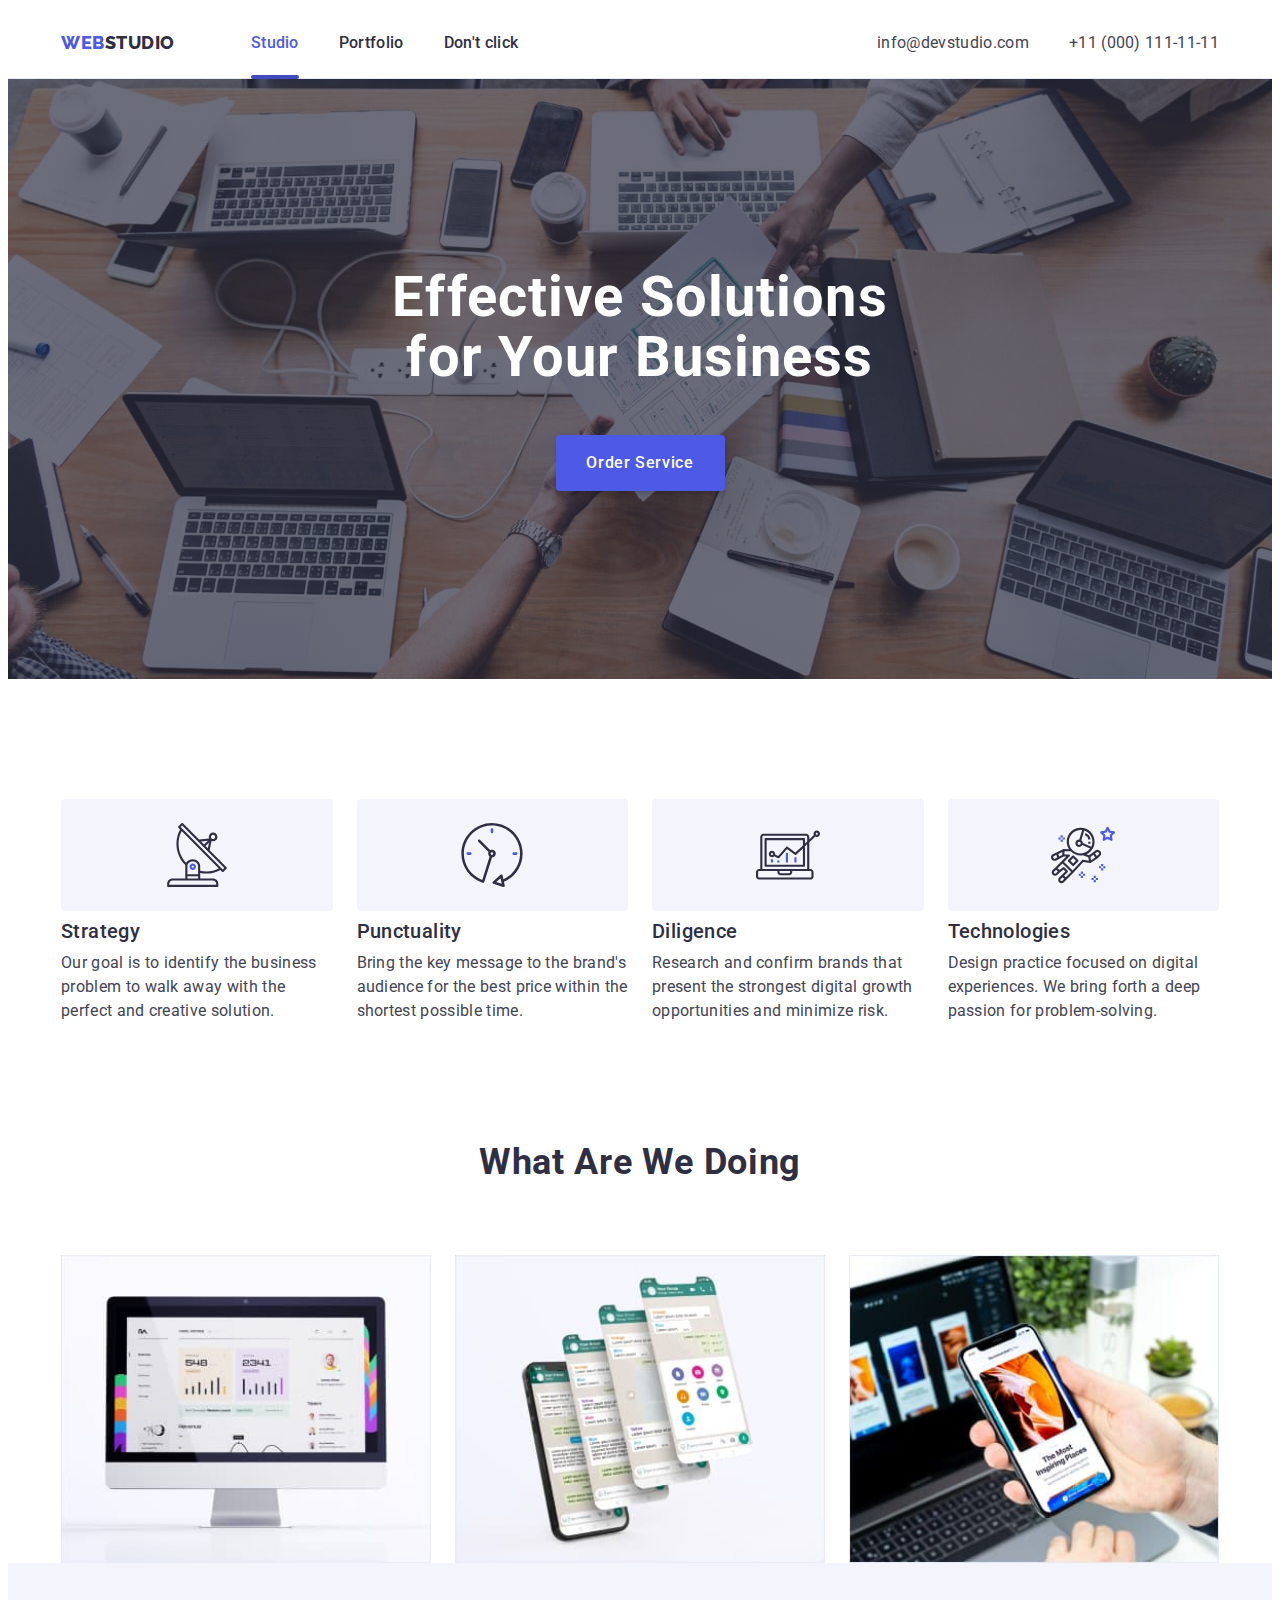
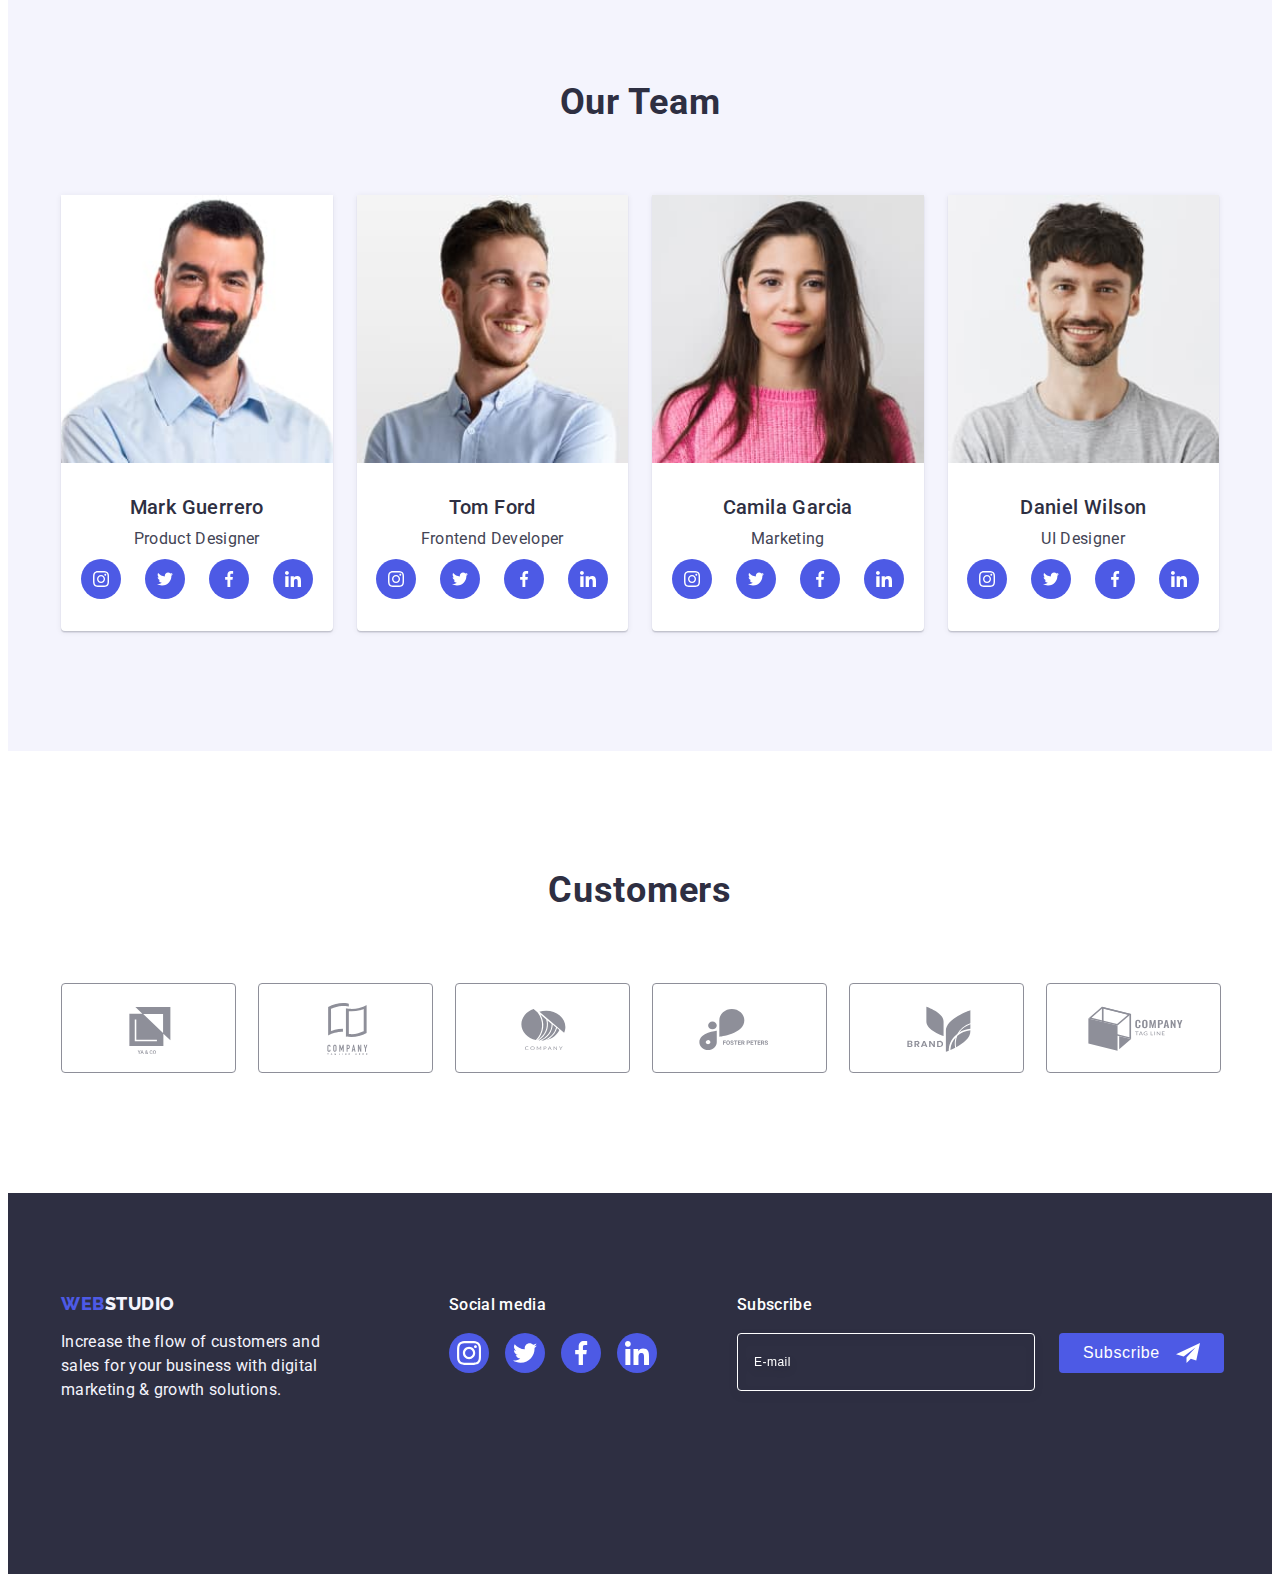
<file: index.html>
<!DOCTYPE html>
<html lang="en">
<head>
    <meta charset="UTF-8">
    <meta http-equiv="X-UA-Compatible" content="IE=edge">
    <meta name="viewport" content="width=device-width, initial-scale=1.0">
    <title>WebStudio</title>
    <link rel="preconnect" href="https://fonts.googleapis.com">
    <link rel="preconnect" href="https://fonts.gstatic.com" crossorigin>
    <link href="https://fonts.googleapis.com/css2?family=Raleway:wght@800&family=Roboto:wght@400;500;700&display=swap" rel="stylesheet">
    <link rel="stylesheet" href="https://cdnjs.cloudflare.com/ajax/libs/modern-normalize/1.1.0/modern-normalize.min.css" integrity="sha512-wpPYUAdjBVSE4KJnH1VR1HeZfpl1ub8YT/NKx4PuQ5NmX2tKuGu6U/JRp5y+Y8XG2tV+wKQpNHVUX03MfMFn9Q==" crossorigin="anonymous" referrerpolicy="no-referrer" />
    <link rel="stylesheet" href="./css/styles.css">
    <link rel="stylesheet" href="./css/media.css">
</head>
<body>
    <header class="header">
        <div class="container header-container">
            <nav class="header-nav">
                <a href="./index.html" class="link logo">Web<span class="logo-part">Studio</span></a>
                <ul class="header-list list">
                    <li class="nav-item"><a href="./index.html" class="link nav-link current">Studio</a></li>
                    <li><a href="./portfolio.html" class="link nav-link">Portfolio</a></li>
                    <li><a href="" class="link nav-link">Don't click</a></li>
                </ul>
            </nav>
            <address class="address-list">
            <ul class="contact-list list">
                <li><a href="mailto:info@devstudio.com" class="link contact-link">info@devstudio.com</a></li>
                <li><a href="tel:+110001111111" class="link contact-link">+11 (000) 111-11-11</a></li>
            </ul>
            </address>
            <button type="button" class="menu-open-btn" data-menu-open>
                <svg class="menu-open-icon" width="32" height="22">
                    <use href="./images/icons.svg#menu-open-btn"></use>
                </svg>
            </button>
        </div>
        
        <div class="mob-menu is-hidden" data-menu>
            <div>
                <button type="button" class="menu-close-btn" data-menu-close>
                    <svg class="menu-close-icon" width="8" height="8">
                        <use href="./images/icons.svg#icon-close-modal"></use>
                    </svg>
                </button>
                <nav>
                    <ul class="mob-menu-list list">
                        <li class="mob-menu-item"><a href="./index.html" class="link mob-menu-link current">Studio</a></li>
                        <li class="mob-menu-item"><a href="./portfolio.html" class="link mob-menu-link">Portfolio</a></li>
                        <li class="mob-menu-item"><a href="" class="link mob-menu-link">Don't click</a></li>
                    </ul>
                </nav>
            </div>
            <div>
                <ul class="mob-menu-contact-list list">
                    <li class="mob-menu-contacts"><a href="tel:+110001111111" class="link mob-menu-phone">+11 (000) 111-11-11</a></li>
                    <li class="mob-menu-contacts"><a href="mailto:info@devstudio.com" class="link mob-menu-email">info@devstudio.com</a></li>
                </ul>
                <ul class="mob-menu-soc-list list">
                    <li class="mob-menu-soc-item"><a class="mob-menu-soc-link link" href="">
                            <svg class="mob-menu-soc-icon" width="24" height="24">
                                <use href="./images/icons.svg#icon-mob-instagram"></use>
                            </svg>
                        </a></li>
                    <li class="mob-menu-soc-item"><a class="mob-menu-soc-link link" href="">
                            <svg class="mob-menu-soc-icon" width="24" height="24">
                                <use href="./images/icons.svg#icon-mob-twitter"></use>
                            </svg>
                        </a></li>
                    <li class="mob-menu-soc-item"><a class="mob-menu-soc-link link" href="">
                            <svg class="mob-menu-soc-icon" width="24" height="24">
                                <use href="./images/icons.svg#icon-mob-facebook"></use>
                            </svg>
                        </a></li>
                    <li class="mob-menu-soc-item"><a class="mob-menu-soc-link link" href="">
                            <svg class="mob-menu-soc-icon" width="24" height="24">
                                <use href="./images/icons.svg#icon-mob-linkedin"></use>
                            </svg>
                        </a></li>
                </ul>
            </div>
            
        </div>
    </header> 
    <main>
    <!--Hero-->   
    <section class="hero-section">
        <h1 class="hero-title">Effective Solutions for Your Business</h1>
        <button type="button" class="hero-btn" data-modal-open>Order Service</button>
    </section>
    <!--benefits section-->
    <section class="benefits section">
        <div class="container">
            <h2 hidden class="section-title">Our advantages</h2>
        <ul class="list benefits-list">
            <li class="benefits-item">
                <div class="benefits-pic">
                    <svg width="64" height="64">
                    <use href="./images/icons.svg#icon-strategy"></use>
                    </svg>
                </div>
                <h3 class="list-title">Strategy</h3>
                <p class="list-text">Our goal is to identify the business problem to walk away with the perfect and creative solution. </p>
            </li>
            <li class="benefits-item">
                <div class="benefits-pic">
                    <svg width="64" height="64">
                    <use href="./images/icons.svg#icon-punctuality"></use>
                    </svg>
                </div>
                <h3 class="list-title">Punctuality</h3>
                <p class="list-text">Bring the key message to the brand's audience for the best price within the shortest possible time.</p>
            </li>
            <li class="benefits-item">
                <div class="benefits-pic">
                    <svg width="64" height="64">
                    <use href="./images/icons.svg#icon-diligence"></use>
                    </svg>
                </div>
                <h3 class="list-title">Diligence</h3>
                <p class="list-text">Research and confirm brands that present the strongest digital growth opportunities and minimize risk.</p>
            </li>
            <li class="benefits-item">
                <div class="benefits-pic">
                    <svg width="64" height="64">
                    <use href="./images/icons.svg#icon-technologies"></use>
                    </svg>
                </div>
                <h3 class="list-title">Technologies</h3>
                <p class="list-text">Design practice focused on digital experiences. We bring forth a deep passion for problem-solving.</p>
            </li>
        </ul>
        </div>
    </section>
    <!--What are we doing section-->
    <section class="works">
        <div class="container">
            <h2 class="section-title">What are we doing</h2>
        <ul class="list works-list">
            <li class="works-item"><img src="./images/interface.jpg" alt="Interface" srcset="./images/interface-2x.jpg 2x" width="360" height="300"></li>
            <li class="works-item"><img src="./images/chat-app.jpg" alt="Chat app" srcset="./images/chat-app-2x.jpg 2x" width="360" height="300"></li>
            <li class="works-item"><img src="./images/mobile-app.jpg" alt="Mobile app" srcset="./images/mobile-app-2x.jpg 2x" width="360" height="300"></li>
        </ul>
        </div>
    </section>
    <!--Our Team section-->
    <section class="team-section section">
        <div class="container">
            <h2 class="section-title">Our Team</h2>
        <ul class="list team-list">
            <li class="team-item">
                <img class="team-pic" src="./images/mark-guerrero-photo.jpg" width="264" height="260" alt="Mark Guerrero" srcset="./images/mark-guerrero-photo-2x.jpg 2x">
                <div class="team-content">
                    <h3 class="team-title">Mark Guerrero</h3>
                    <p class="team-text">Product Designer</p>
                    <ul class="team-soc-list list">
                        <li class="team-soc-item"><a class="team-soc-link link" href="">
                            <svg class="team-soc-icon" width="16" height="16">
                            <use href="./images/icons.svg#icon-instagram"></use>
                            </svg>
                        </a></li>
                        <li class="team-soc-item"><a class="team-soc-link link" href="">
                            <svg class="team-soc-icon" width="16" height="16">
                            <use href="./images/icons.svg#icon-twitter"></use>
                            </svg>
                        </a></li>
                        <li class="team-soc-item"><a class="team-soc-link link" href="">
                            <svg class="team-soc-icon" width="16" height="16">
                            <use href="./images/icons.svg#icon-facebook"></use>
                            </svg>
                        </a></li>
                        <li class="team-soc-item"><a class="team-soc-link link" href="">
                            <svg class="team-soc-icon" width="16" height="16">
                            <use href="./images/icons.svg#icon-linkedin"></use>
                            </svg>
                        </a></li>
                    </ul>
                </div>
            </li>
            <li class="team-item">
                <img class="team-pic" src="./images/tom-ford-photo.jpg" width="264" height="260" alt="Tom Ford" srcset="./images/tom-ford-photo-2x.jpg 2x">
                <div class="team-content">
                    <h3 class="team-title">Tom Ford</h3>
                    <p class="team-text">Frontend Developer</p>
                    <ul class="team-soc-list list">
                        <li class="team-soc-item"><a class="team-soc-link link" href="">
                                <svg class="team-soc-icon" width="16" height="16">
                                <use href="./images/icons.svg#icon-instagram"></use>
                                </svg>
                            </a></li>
                        <li class="team-soc-item"><a class="team-soc-link link" href="">
                                <svg class="team-soc-icon" width="16" height="16">
                                <use href="./images/icons.svg#icon-twitter"></use>
                                </svg>
                            </a></li>
                        <li class="team-soc-item"><a class="team-soc-link link" href="">
                                <svg class="team-soc-icon" width="16" height="16">
                                <use href="./images/icons.svg#icon-facebook"></use>
                                </svg>
                            </a></li>
                        <li class="team-soc-item"><a class="team-soc-link link" href="">
                                <svg class="team-soc-icon" width="16" height="16">
                                <use href="./images/icons.svg#icon-linkedin"></use>
                                </svg>
                            </a></li>
                    </ul>
                </div>
            </li>
            <li class="team-item">
                <img class="team-pic" src="./images/camila-garcia-photo.jpg" width="264" height="260" alt="Camila Garcia" srcset="./images/camila-garcia-photo-2x.jpg 2x">
                <div class="team-content">
                    <h3 class="team-title">Camila Garcia</h3>
                    <p class="team-text">Marketing</p>
                    <ul class="team-soc-list list">
                        <li class="team-soc-item"><a class="team-soc-link link" href="">
                                <svg class="team-soc-icon" width="16" height="16">
                                <use href="./images/icons.svg#icon-instagram"></use>
                                </svg>
                            </a></li>
                        <li class="team-soc-item"><a class="team-soc-link link" href="">
                                <svg class="team-soc-icon" width="16" height="16">
                                <use href="./images/icons.svg#icon-twitter"></use>
                                </svg>
                            </a></li>
                        <li class="team-soc-item"><a class="team-soc-link link" href="">
                                <svg class="team-soc-icon" width="16" height="16">
                                <use href="./images/icons.svg#icon-facebook"></use>
                                </svg>
                            </a></li>
                        <li class="team-soc-item"><a class="team-soc-link link" href="">
                                <svg class="team-soc-icon" width="16" height="16">
                                <use href="./images/icons.svg#icon-linkedin"></use>
                                </svg>
                            </a></li>
                    </ul>
                </div>
            </li>
            <li class="team-item">
                <img class="team-pic" src="./images/daniel-wilson-photo.jpg" width="264" height="260" alt="Daniel Wilson" srcset="./images/daniel-wilson-photo-2x.jpg 2x">
                <div class="team-content">
                    <h3 class="team-title">Daniel Wilson</h3>
                    <p class="team-text">UI Designer</p>
                    <ul class="team-soc-list list">
                        <li class="team-soc-item"><a class="team-soc-link link" href="">
                                <svg class="team-soc-icon" width="16" height="16">
                                <use href="./images/icons.svg#icon-instagram"></use>
                                </svg>
                            </a></li>
                        <li class="team-soc-item"><a class="team-soc-link link" href="">
                                <svg class="team-soc-icon" width="16" height="16">
                                <use href="./images/icons.svg#icon-twitter"></use>
                                </svg>
                            </a></li>
                        <li class="team-soc-item"><a class="team-soc-link link" href="">
                                <svg class="team-soc-icon" width="16" height="16">
                                <use href="./images/icons.svg#icon-facebook"></use>
                                </svg>
                            </a></li>
                        <li class="team-soc-item"><a class="team-soc-link link" href="">
                                <svg class="team-soc-icon" width="16" height="16">
                                <use href="./images/icons.svg#icon-linkedin"></use>
                                </svg>
                            </a></li>
                    </ul>
                </div>
            </li>
        </ul>
        </div>
    </section>
    <!--Customers-->
    <section class="customers-section section">
        <div class="container">
            <h2 class="section-title">Customers</h2>
            <ul class="customer-list list">
                <li class="customers-item">
                    <a class="customers-link link" href="">
                        <svg class="customers-icon" width="104" height="56">
                            <use href="./images/icons.svg#icon-company1"></use>
                        </svg>
                    </a>
                </li>
                <li class="customers-item">
                    <a class="customers-link link" href="">
                        <svg class="customers-icon" width="104" height="56">
                            <use href="./images/icons.svg#icon-company2"></use>
                        </svg>
                    </a>
                </li>
                <li class="customers-item">
                    <a class="customers-link link" href="">
                        <svg class="customers-icon" width="104" height="56">
                            <use href="./images/icons.svg#icon-company3"></use>
                        </svg>
                    </a>
                </li>
                <li class="customers-item">
                    <a class="customers-link link" href="">
                        <svg class="customers-icon" width="104" height="56">
                        <use href="./images/icons.svg#icon-company4"></use>
                        </svg>
                    </a>
                </li>
                <li class="customers-item">
                    <a class="customers-link link" href="">
                        <svg class="customers-icon" width="104" height="56">
                            <use href="./images/icons.svg#icon-company5"></use>
                        </svg>
                    </a>
                </li>
                <li class="customers-item">
                    <a class="customers-link link" href="">
                        <svg class="customers-icon" width="104" height="56">
                            <use href="./images/icons.svg#icon-company6"></use>
                        </svg>
                    </a>
                </li>
            </ul>
        </div>

    </section>
    </main>
    <!--Footer-->
    <footer class="footer-section">
        <div class="container footer-container">
            <div class="footer-wrap">
                <div class="footer-content">
                    <a href="./index.html" class="link footer-logo footer-logo-wrap">Web<span class="footer-logo-part">Studio</span></a>
                    <p class="footer-text">Increase the flow of customers and sales for your business with digital marketing & growth
                        solutions.</p>
                </div>
                
                <div class="footer-soc">
                    <p class="footer-soc-title">Social media</p>
                    <ul class="footer-soc-list list">
                        <li class="footer-soc-item">
                            <a class="footer-soc-link link" href="">
                                <svg class="footer-soc-icon" width="24" height="24">
                                    <use href="./images/icons.svg#icon-instagram-footer"></use>
                                </svg>
                            </a>
                        </li>
                        <li class="footer-soc-item">
                            <a class="footer-soc-link link" href="">
                                <svg class="footer-soc-icon" width="24" height="24">
                                    <use href="./images/icons.svg#icon-twitter-footer"></use>
                                </svg>
                            </a>
                        </li>
                        <li class="footer-soc-item">
                            <a class="footer-soc-link link" href="">
                                <svg class="footer-soc-icon" width="24" height="24">
                                    <use href="./images/icons.svg#icon-facebook-footer"></use>
                                </svg>
                            </a>
                        </li>
                        <li class="footer-soc-item">
                            <a class="footer-soc-link link" href="">
                                <svg class="footer-soc-icon" width="24" height="24">
                                    <use href="./images/icons.svg#icon-linkedin-footer"></use>
                                </svg>
                            </a>
                        </li>
                    </ul>
                </div>
            </div>

            <div class="footer-subs">
                <p class="footer-soc-title">Subscribe</p>
                <form class="footer-subs-form">
                    <input class="footer-subs-input" type="email" name="email" placeholder="E-mail">
                    <button class="subs-btn" type="submit">
                        Subscribe
                        <svg class="subs-btn-icon" width="24" height="24">
                            <use href="./images/icons.svg#icon-subscribe"></use>
                        </svg>
                    </button>
                </form>
            </div>
        </div>
        </footer>

    <!--Popup-->

    <div class="backdrop is-hidden" data-modal>
        <div class="modal">
            <button type="button" class="modal-btn" data-modal-close>
                <svg class="close-btn" width="8" height="8">
                    <use href="./images/icons.svg#icon-close-modal"></use>
                </svg>
            </button>

    <!--Form-->

        <p class="modal-title">Leave your contacts and we will call you back</p>
            <form class="modal-form">
                <label class="modal-lable">
                <span class="lable-title">Name</span>
                <span class="input-wrap">
                    <input type="text" name="name" class="modal-input">
                    <svg class="modal-icon" width="18" height="18">
                        <use href="./images/icons.svg#icon-person"></use>
                    </svg>
                </span>
                </label>
                
                <label class="modal-lable">
                <span class="lable-title">Phone</span>
                <span class="input-wrap">
                    <input type="tel" name="phone" class="modal-input">
                    <svg class="modal-icon" width="18" height="24">
                        <use href="./images/icons.svg#icon-phone"></use>
                    </svg>
                </span>
                </label>
                
                <label class="modal-lable">
                <span class="lable-title">Email</span>
                <span class="input-wrap">
                    <input type="email" name="email" class="modal-input">
                    <svg class="modal-icon" width="18" height="24">
                        <use href="./images/icons.svg#icon-email"></use>
                    </svg>
                </span>
                </label>

                <label class="modal-lable comment-lable">
                    <span class="lable-title">Comment</span>
                    <textarea name="comment" placeholder="Text input" class="modal-textarea"></textarea>
                </label>

                <div class="privacy-check">
                    <input type="checkbox" name="privacy" id="privacy" class="input-check visually-hidden">
                    <label for="privacy" class="accept-text">
                        <span>
                            <svg class="check-icon" width="10" height="8">
                            <use href="./images/icons.svg#icon-check"></use>
                            </svg>
                        </span>
                    I accept the terms and conditions of the <a href="" class="privacy-link">Privacy Policy</a></label>
                </div>
                
                <button type="submit" class="submit-btn">Send</button>
            </form>
        </div>
    </div>

    <script src="./js/modal.js"></script>
    <script src="./js/menu.js"></script>
</body>
</html>
</file>
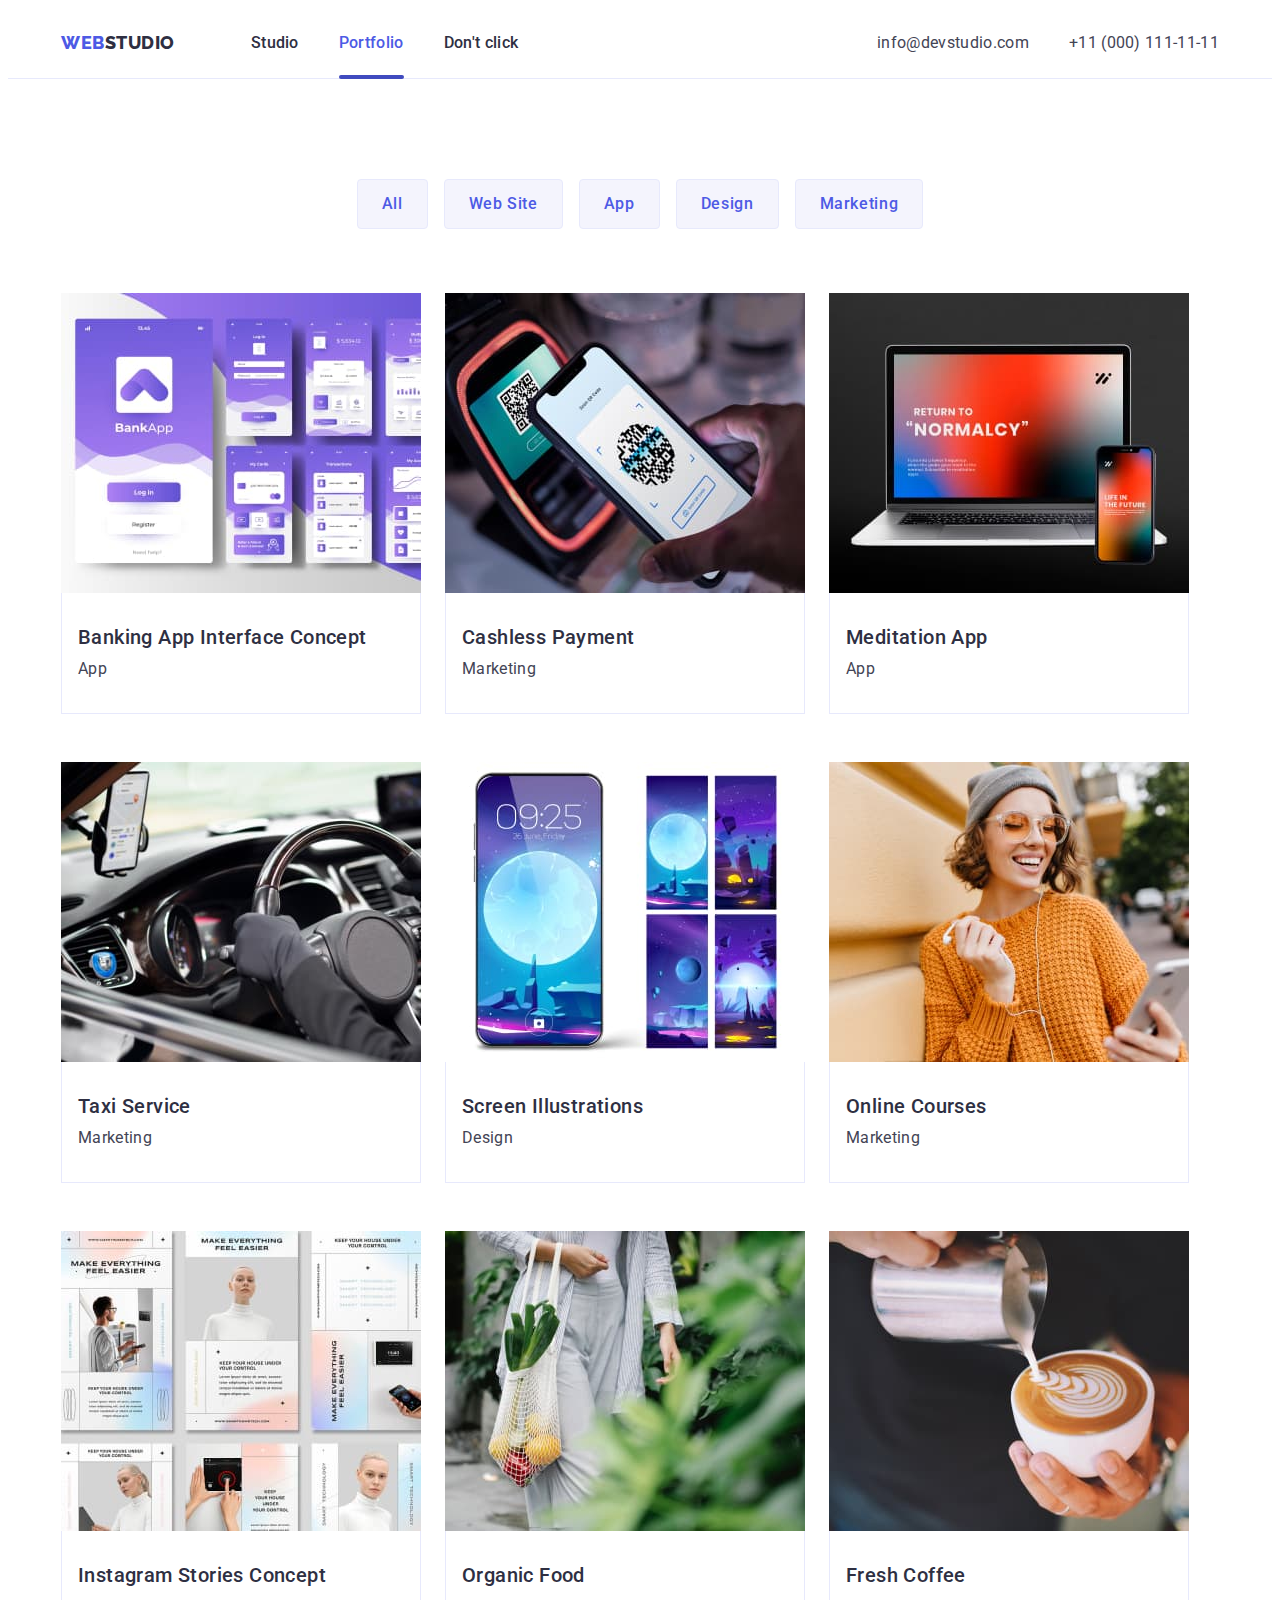
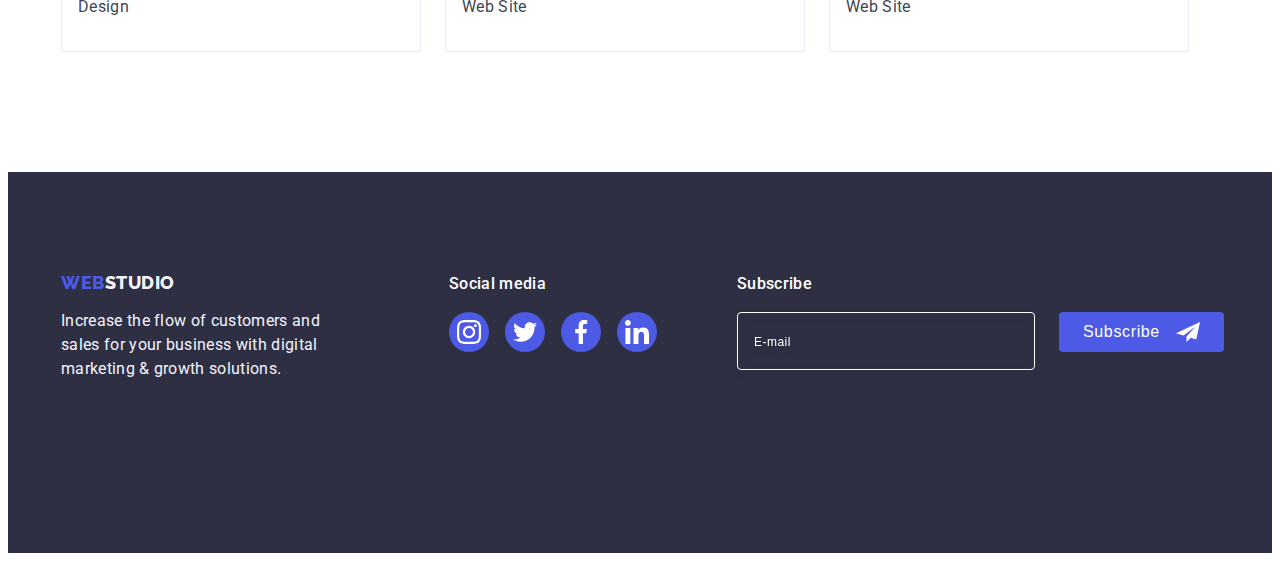
<file: portfolio.html>
<!DOCTYPE html>
<html lang="en">
<head>
    <meta charset="UTF-8">
    <meta http-equiv="X-UA-Compatible" content="IE=edge">
    <meta name="viewport" content="width=device-width, initial-scale=1.0">
    <title>Portfolio</title>
    <link rel="preconnect" href="https://fonts.googleapis.com">
    <link rel="preconnect" href="https://fonts.gstatic.com" crossorigin>
    <link href="https://fonts.googleapis.com/css2?family=Raleway:wght@800&family=Roboto:wght@400;500;700&display=swap" rel="stylesheet">
    <link rel="stylesheet" href="https://cdnjs.cloudflare.com/ajax/libs/modern-normalize/1.1.0/modern-normalize.min.css" integrity="sha512-wpPYUAdjBVSE4KJnH1VR1HeZfpl1ub8YT/NKx4PuQ5NmX2tKuGu6U/JRp5y+Y8XG2tV+wKQpNHVUX03MfMFn9Q==" crossorigin="anonymous" referrerpolicy="no-referrer" />
    <link rel="stylesheet" href="./css/styles.css">
    <link rel="stylesheet" href="./css/media.css">
</head>
<body>
    <header class="header">
        <div class="container header-container">
            <nav class="header-nav">
                <a href="./index.html" class="link logo">Web<span class="logo-part">Studio</span></a>
                <ul class="header-list list">
                    <li class="nav-item"><a href="./index.html" class="link nav-link">Studio</a></li>
                    <li class="nav-item"><a href="./portfolio.html" class="link nav-link current">Portfolio</a></li>
                    <li class="nav-item"><a href="" class="link nav-link">Don't click</a></li>
                </ul>
            </nav>
            <address class="address-list">
                <ul class="contact-list list">
                    <li><a href="mailto:info@devstudio.com" class="link contact-link">info@devstudio.com</a></li>
                    <li><a href="tel:+110001111111" class="link contact-link">+11 (000) 111-11-11</a></li>
                </ul>
            </address>
            <button type="button" class="menu-open-btn" data-menu-open>
                <svg class="menu-open-icon" width="32" height="22">
                    <use href="./images/icons.svg#menu-open-btn"></use>
                </svg>
            </button>
        </div>
    
        <div class="mob-menu is-hidden" data-menu>
            <div>
                <button type="button" class="menu-close-btn" data-menu-close>
                    <svg class="menu-close-icon" width="8" height="8">
                        <use href="./images/icons.svg#icon-close-modal"></use>
                    </svg>
                </button>
                <nav>
                    <ul class="mob-menu-list list">
                        <li class="mob-menu-item"><a href="./index.html" class="link mob-menu-link">Studio</a></li>
                        <li class="mob-menu-item"><a href="./portfolio.html" class="link mob-menu-link current">Portfolio</a></li>
                        <li class="mob-menu-item"><a href="" class="link mob-menu-link">Don't click</a></li>
                    </ul>
                </nav>
            </div>
            <div>
                <ul class="mob-menu-contact-list list">
                    <li class="mob-menu-contacts"><a href="tel:+110001111111" class="link mob-menu-phone">+11 (000)
                            111-11-11</a></li>
                    <li class="mob-menu-contacts"><a href="mailto:info@devstudio.com"
                            class="link mob-menu-email">info@devstudio.com</a></li>
                </ul>
                <ul class="mob-menu-soc-list list">
                    <li class="mob-menu-soc-item"><a class="mob-menu-soc-link link" href="">
                            <svg class="mob-menu-soc-icon" width="24" height="24">
                                <use href="./images/icons.svg#icon-mob-instagram"></use>
                            </svg>
                        </a></li>
                    <li class="mob-menu-soc-item"><a class="mob-menu-soc-link link" href="">
                            <svg class="mob-menu-soc-icon" width="24" height="24">
                                <use href="./images/icons.svg#icon-mob-twitter"></use>
                            </svg>
                        </a></li>
                    <li class="mob-menu-soc-item"><a class="mob-menu-soc-link link" href="">
                            <svg class="mob-menu-soc-icon" width="24" height="24">
                                <use href="./images/icons.svg#icon-mob-facebook"></use>
                            </svg>
                        </a></li>
                    <li class="mob-menu-soc-item"><a class="mob-menu-soc-link link" href="">
                            <svg class="mob-menu-soc-icon" width="24" height="24">
                                <use href="./images/icons.svg#icon-mob-linkedin"></use>
                            </svg>
                        </a></li>
                </ul>
            </div>
    
        </div>
    </header>
<!--portfolio-section-->
<main>
    <section class="portfolio">
        <div class="container">
            <h1 hidden class="section-title">Our work</h1>
            <ul class="list button-list">
                <li><button type="button" class="portfolio-btn">All</button></li>
                <li><button type="button" class="portfolio-btn">Web Site</button></li>
                <li><button type="button" class="portfolio-btn">App</button></li>
                <li><button type="button" class="portfolio-btn">Design</button></li>
                <li><button type="button" class="portfolio-btn">Marketing</button></li>
            </ul>        
        <ul class="list portfolio-list">
            <li class="portfolio-item">
                <a class="portfolio-link link" href="">
                <div class="portfolio-cover-wrap">
                    <picture>
                        <source 
                            srcset="./images/app-banking.jpg 1x, ./images/app-banking-2x.jpg 2x"
                            media="(min-width: 1158px)">
                        <source 
                            srcset="./images/app-banking-tab.jpg 1x, ./images/app-banking-tab-2x.jpg 2x" 
                            media="(min-width: 768px)">
                        <source 
                            srcset="./images/app-banking-mob.jpg 1x, ./images/app-banking-mob-2x.jpg 2x" 
                            media="(max-width: 767px)">
                        <img src="./images/app-banking.jpg" width="360" alt="Banking App">
                    </picture>
                    <p class="portfolio-cover-text">14 Stylish and User-Friendly App Design Concepts · Task Manager App · Calorie Tracker
                    App · Exotic Fruit Ecommerce App ·
                    Cloud Storage App</p>
                </div>
                <div class="portfolio-content">
                    <h2 class="portfolio-title">Banking App Interface Concept</h2>
                    <p class="portfolio-text">App</p>
                </div>
                </a>
            </li>
            <li class="portfolio-item">
                <a class="portfolio-link link" href="">
                <div class="portfolio-cover-wrap">
                    <picture>
                        <source srcset="./images/marketing-payment.jpg 1x, ./images/marketing-payment-2x.jpg 2x" media="(min-width: 1158px)">
                        <source srcset="./images/marketing-payment-tab.jpg 1x, ./images/marketing-payment-tab-2x.jpg 2x" media="(min-width: 768px)">
                        <source srcset="./images/marketing-payment-mob.jpg 1x, ./images/marketing-payment-mob-2x.jpg 2x" media="(max-width: 767px)">
                        <img src="./images/marketing-payment.jpg" width="360" alt="Cashless Payment">
                    </picture>
                    
                    <p class="portfolio-cover-text">14 Stylish and User-Friendly App Design Concepts · Task Manager App · Calorie Tracker
                    App · Exotic Fruit Ecommerce App ·
                    Cloud Storage App</p>
                </div>                
                <div class="portfolio-content">
                    <h2 class="portfolio-title">Cashless Payment</h2>
                    <p class="portfolio-text">Marketing</p></div>
                </a>
            </li>
            <li class="portfolio-item">
                <a class="portfolio-link link" href="">
                <div class="portfolio-cover-wrap">
                    <picture>
                        <source srcset="./images/app-meditation.jpg 1x, ./images/app-meditation-2x.jpg 2x"
                            media="(min-width: 1158px)">
                        <source srcset="./images/app-meditation-tab.jpg 1x, ./images/app-meditation-tab-2x.jpg 2x"
                            media="(min-width: 768px)">
                        <source srcset="./images/app-meditation-mob.jpg 1x, ./images/app-meditation-mob-2x.jpg 2x"
                            media="(max-width: 767px)">
                        <img src="./images/app-meditation.jpg" width="360" alt="Meditation App">
                    </picture>
                    <p class="portfolio-cover-text">14 Stylish and User-Friendly App Design Concepts · Task Manager App · Calorie Tracker
                    App · Exotic Fruit Ecommerce App ·
                    Cloud Storage App</p>
                </div>
                <div class="portfolio-content">
                    <h2 class="portfolio-title">Meditation App</h2>
                    <p class="portfolio-text">App</p>
                </div>
                </a>
            </li>
            <li class="portfolio-item">
                <a class="portfolio-link link" href="">
                <div class="portfolio-cover-wrap">
                    <picture>
                        <source srcset="./images/marketing-taxi.jpg 1x, ./images/marketing-taxi-2x.jpg 2x" media="(min-width: 1158px)">
                        <source srcset="./images/marketing-taxi-tab.jpg 1x, ./images/marketing-taxi-tab-2x.jpg 2x"
                            media="(min-width: 768px)">
                        <source srcset="./images/marketing-taxi-mob.jpg 1x, ./images/marketing-taxi-mob-2x.jpg 2x"
                            media="(max-width: 767px)">
                        <img src="./images/marketing-taxi.jpg" width="360" alt="Taxi Service">
                    </picture>
                    <p class="portfolio-cover-text">14 Stylish and User-Friendly App Design Concepts · Task Manager App · Calorie Tracker
                    App · Exotic Fruit Ecommerce App ·
                    Cloud Storage App</p>
                </div>
                <div class="portfolio-content">
                    <h2 class="portfolio-title">Taxi Service</h2>
                    <p class="portfolio-text">Marketing</p>
                </div>
                </a>
            </li>
            <li class="portfolio-item">
                <a class="portfolio-link link" href="">
                <div class="portfolio-cover-wrap">
                    <picture>
                        <source srcset="./images/design-screen.jpg 1x, ./images/design-screen-2x.jpg 2x" media="(min-width: 1158px)">
                        <source srcset="./images/design-screen-tab.jpg 1x, ./images/design-screen-tab-2x.jpg 2x"
                            media="(min-width: 768px)">
                        <source srcset="./images/design-screen-mob.jpg 1x, ./images/design-screen-mob-2x.jpg 2x"
                            media="(max-width: 767px)">
                        <img src="./images/design-screen.jpg" width="360" alt="Screen Illustrations">
                    </picture>
                    <p class="portfolio-cover-text">14 Stylish and User-Friendly App Design Concepts · Task Manager App · Calorie Tracker
                    App · Exotic Fruit Ecommerce App ·
                    Cloud Storage App</p>
                </div>
                <div class="portfolio-content">
                <h2 class="portfolio-title">Screen Illustrations</h2>
                <p class="portfolio-text">Design</p>
                </div>
                </a>
            </li>
            <li class="portfolio-item">
                <a class="portfolio-link link" href="">
                <div class="portfolio-cover-wrap">
                    <picture>
                        <source srcset="./images/marketing-courses.jpg 1x, ./images/marketing-courses-2x.jpg 2x" media="(min-width: 1158px)">
                        <source srcset="./images/marketing-courses-tab.jpg 1x, ./images/marketing-courses-tab-2x.jpg 2x" media="(min-width: 768px)">
                        <source srcset="./images/marketing-courses-mob.jpg 1x, ./images/marketing-courses-mob-2x.jpg 2x" media="(max-width: 767px)">
                        <img src="./images/marketing-courses.jpg" width="360" alt="Online Courses">
                    </picture>
                    
                    <p class="portfolio-cover-text">14 Stylish and User-Friendly App Design Concepts · Task Manager App · Calorie Tracker
                    App · Exotic Fruit Ecommerce App ·
                    Cloud Storage App</p>
                </div>
                <div class="portfolio-content">
                    <h2 class="portfolio-title">Online Courses</h2>
                    <p class="portfolio-text">Marketing</p>
                </div>
                </a>
            </li>
            <li class="portfolio-item">
                <a class="portfolio-link link" href="">
                <div class="portfolio-cover-wrap">
                    <picture>
                        <source srcset="./images/design-instagram.jpg 1x, ./images/design-instagram-2x.jpg 2x"
                            media="(min-width: 1158px)">
                        <source srcset="./images/design-instagram-tab.jpg 1x, ./images/design-instagram-tab-2x.jpg 2x"
                            media="(min-width: 768px)">
                        <source srcset="./images/design-instagram-mob.jpg 1x, ./images/design-instagram-mob-2x.jpg 2x"
                            media="(max-width: 767px)">
                        <img src="./images/design-instagram.jpg" width="360" alt="Instagram Stories Concept">
                    </picture>
                    <p class="portfolio-cover-text">14 Stylish and User-Friendly App Design Concepts · Task Manager App · Calorie Tracker
                    App · Exotic Fruit Ecommerce App ·
                    Cloud Storage App</p>
                </div>
                <div class="portfolio-content">
                    <h2 class="portfolio-title">Instagram Stories Concept</h2>
                    <p class="portfolio-text">Design</p>
                </div>
                </a>
            </li>
            <li class="portfolio-item">
                <a class="portfolio-link link" href="">
                <div class="portfolio-cover-wrap">
                    <picture>
                        <source srcset="./images/site-food.jpg 1x, ./images/site-food-2x.jpg 2x" media="(min-width: 1158px)">
                        <source srcset="./images/site-food-tab.jpg 1x, ./images/site-food-tab-2x.jpg 2x"
                            media="(min-width: 768px)">
                        <source srcset="./images/site-food-mob.jpg 1x, ./images/site-food-mob-2x.jpg 2x"
                            media="(max-width: 767px)">
                        <img src="./images/site-food.jpg" width="360" alt="Organic Food">
                    </picture>
                    <p class="portfolio-cover-text">14 Stylish and User-Friendly App Design Concepts · Task Manager App · Calorie Tracker
                    App · Exotic Fruit Ecommerce App ·
                    Cloud Storage App</p>
                </div>
                <div class="portfolio-content">
                    <h2 class="portfolio-title">Organic Food</h2>
                    <p class="portfolio-text">Web Site</p>
                </div>
                </a>
            </li>
            <li class="portfolio-item">
                <a class="portfolio-link link" href="">
                <div class="portfolio-cover-wrap">
                    <picture>
                        <source srcset="./images/site-coffee.jpg 1x, ./images/site-coffee-2x.jpg 2x" media="(min-width: 1158px)">
                        <source srcset="./images/site-coffee-tab.jpg 1x, ./images/site-coffee-tab-2x.jpg 2x" media="(min-width: 768px)">
                        <source srcset="./images/site-coffee-mob.jpg 1x, ./images/site-coffee-mob-2x.jpg 2x" media="(max-width: 767px)">
                        <img src="./images/site-coffee.jpg" width="360" alt="Fresh Coffee">
                    </picture>
                    
                    <p class="portfolio-cover-text">14 Stylish and User-Friendly App Design Concepts · Task Manager App · Calorie Tracker
                    App · Exotic Fruit Ecommerce App ·
                    Cloud Storage App</p>
                </div>
                <div class="portfolio-content">
                    <h2 class="portfolio-title">Fresh Coffee</h2>
                    <p class="portfolio-text">Web Site</p>
                </div>
                </a>
            </li>
        </ul>
        </div>
    </section>
</main>
    <!--Footer-->
    <footer class="footer-section">
        <div class="container footer-container">
            <div class="footer-wrap">
                <div class="footer-content">
                    <a href="./index.html" class="link footer-logo footer-logo-wrap">Web<span
                            class="footer-logo-part">Studio</span></a>
                    <p class="footer-text">Increase the flow of customers and sales for your business with digital marketing
                        & growth
                        solutions.</p>
                </div>
    
                <div class="footer-soc">
                    <p class="footer-soc-title">Social media</p>
                    <ul class="footer-soc-list list">
                        <li class="footer-soc-item">
                            <a class="footer-soc-link link" href="">
                                <svg class="footer-soc-icon" width="24" height="24">
                                    <use href="./images/icons.svg#icon-instagram-footer"></use>
                                </svg>
                            </a>
                        </li>
                        <li class="footer-soc-item">
                            <a class="footer-soc-link link" href="">
                                <svg class="footer-soc-icon" width="24" height="24">
                                    <use href="./images/icons.svg#icon-twitter-footer"></use>
                                </svg>
                            </a>
                        </li>
                        <li class="footer-soc-item">
                            <a class="footer-soc-link link" href="">
                                <svg class="footer-soc-icon" width="24" height="24">
                                    <use href="./images/icons.svg#icon-facebook-footer"></use>
                                </svg>
                            </a>
                        </li>
                        <li class="footer-soc-item">
                            <a class="footer-soc-link link" href="">
                                <svg class="footer-soc-icon" width="24" height="24">
                                    <use href="./images/icons.svg#icon-linkedin-footer"></use>
                                </svg>
                            </a>
                        </li>
                    </ul>
                </div>
            </div>
    
            <div class="footer-subs">
                <p class="footer-soc-title">Subscribe</p>
                <form class="footer-subs-form">
                    <input class="footer-subs-input" type="email" name="email" placeholder="E-mail">
                    <button class="subs-btn" type="submit">
                        Subscribe
                        <svg class="subs-btn-icon" width="24" height="24">
                            <use href="./images/icons.svg#icon-subscribe"></use>
                        </svg>
                    </button>
                </form>
            </div>
        </div>
    </footer>
    <script src="./js/menu.js"></script>
</body>  
</html>
</file>
<file: css/styles.css>
:root {
    --primary-text-color:#434455;
    --secondary-text-color:#2E2F42;
    --alternate-text-color: #F4F4FD;
    --accent-color:#4D5AE5;
    --primary-font-family:'Roboto', sans-serif;
    --background-main-color:#FFFFFF;
    --background-accent-color:#2E2F42;
    --background-alternate-color:#F4F4FD;
    --pressed-state-color:#404BBF;
    --bg-gradient: linear-gradient(rgba(46, 47, 66, 0.7), rgba(46, 47, 66, 0.7));
    --time-trans: 250ms cubic-bezier(0.4, 0, 0.2, 1);
}

p,
h1,
h2,
h3,
h4,
h5,
h6 {
    margin: 0;
}

ul {
    margin: 0;
    padding-left: 0;
}

img {
    display: block;
    max-width: 100%;
    height: auto;
    width: 100%;
}

body {
    font-family: var(--primary-font-family);
    color: var(--primary-text-color);
    font-size: 16px;
    background-color: var(--background-main-color);
}

.visually-hidden {
    position: absolute;
    width: 1px;
    height: 1px;
    margin: -1px;
    border: 0;
    padding: 0;
    white-space: nowrap;
    clip-path: inset(100%);
    clip: rect(0 0 0 0);
    overflow: hidden;
}

.link {
    text-decoration: none;
}
.nav-link.current {
    color: var(--accent-color);
}
.list {
    list-style: none;
}

.container {
    /* width: 1158px; */
    width: 100%;
    padding-left: 16px;
    padding-right: 16px;
    margin-left: auto;
    margin-right: auto;
}

.section {
    padding-top: 96px;
    padding-bottom: 96px;
  }

/* Header */

.header {
    height: 70px;
    border-bottom: 1px solid #E7E9FC;
}
.header-container {
    height: 100%;
    display: flex;
    align-items: center;
    justify-content: space-between;
}
.logo {
    /* margin-right: 76px; */
    font-family: 'Raleway', sans-serif;
    font-weight: 800;
    font-size: 18px;
    line-height: 1.17;
    letter-spacing: 0.03em;
    color: var(--accent-color);
    text-transform: uppercase;
}
.logo-part {
    color: var(--secondary-text-color);
}

.header-list {
    display: none
}
.header-nav {
    display: flex;
    align-items: center;
}
.contact-list {
    display: none;
}

/* Mobile Menu */

.mob-menu {
    position: fixed;
    top: 0;
    width: 100%;
    height: 100%;
    background-color: #FFFFFF;
    padding: 24px 24px 40px 40px;
    z-index: 2;

    display: flex;
    justify-content: space-between;
    flex-direction: column;
}

.mob-menu.is-hidden {
    opacity: 0;
    pointer-events: none;
    visibility: hidden;
}

.menu-open-btn {
    background-color: transparent;
    border: none;
}

.menu-open-icon {
    stroke: var(--background-accent-color);
}

.menu-close-btn {
    display: flex;
    margin-left: auto;
    margin-bottom: 32px;
    justify-content: center;
    align-items: center;

    width: 24px;
    height: 24px;
    
    cursor: pointer;
    
    background-color: transparent;
    border: 1px solid rgba(0, 0, 0, 0.1);
    border-radius: 50%;
    transition: background-color var(--time-trans),
        border var(--time-trans),
        color var(--time-trans);
}
.menu-close-btn:hover,
.menu-close-btn:focus {
    background-color: var(--pressed-state-color);
    border: 1px solid var(--pressed-state-color);
}

.menu-close-icon {
    fill: #2e2f42;
    transition: fill var(--time-trans)
}

.menu-close-btn:hover>.menu-close-icon,
.menu-close-btn:focus>.menu-close-icon {
    fill: #ffffff;
}

/* .menu-close-icon {}


.mob-menu-list {
} */

.mob-menu-item {
    margin-bottom: 40px;
}

.mob-menu-link {
    display: block;
    font-weight: 700;
    font-size: 36px;
    line-height: calc(40 / 36);
    letter-spacing: 0.02em;
    color: var(--secondary-text-color);
    
    transition: color var(--time-trans);
}

.mob-menu-link.current {
    color: var(--pressed-state-color);
}

.mob-menu-contact-list {
    margin-bottom: 48px;
}
.mob-menu-contacts:not(:last-child) {
    margin-bottom: 40px;
}

.mob-menu-phone {
    font-weight: 700;
    font-size: 26px;
    line-height: 1.1;
    letter-spacing: 0.02em;
    color: var(--accent-color);
}

.mob-menu-email {
    font-weight: 500;
    font-size: 20px;
    line-height: calc(24 / 20);
    letter-spacing: 0.02em;
    color: var(--primary-text-color);
}

.mob-menu-soc-list {
    display: flex;
    gap: 30px;
    /* gap: 56px; */
}

.mob-menu-soc-item {
    width: 40px;
    height: 40px;
}

.mob-menu-soc-link {
    display: flex;
    align-items: center;
    justify-content: center;
    width: 100%;
    height: 100%;
        
    border-radius: 50%;
    background-color: var(--accent-color);
    color: var(--background-main-color);
    transition: background-color var(--time-trans);
}
.mob-menu-soc-link:hover,
.mob-menu-soc-link:focus {
    background-color: var(--pressed-state-color);
}

.mob-menu-soc-icon {
    fill: var(--background-main-color);
}

/* Hero */
.hero-section {
    padding-top: 112px;
    padding-bottom: 112px;
    background-color: var(--background-accent-color);
    text-align: center;
    background-image: var(--bg-gradient), url(../images/hero-bg-mob.jpg);
    background-repeat: no-repeat;
    background-position: center;
    background-size: cover;
    margin-left: auto;
    margin-right: auto;
}
@media (min-device-pixel-ratio: 2), 
    (min-resolution: 192dpi),
    (min-resolution: 2dppx) {
    .hero-section {
        background-image: var(--bg-gradient), url(../images/hero-bg-mob-2x.jpg);
    }
}   
.hero-title {
    max-width: 320px;
    margin-bottom: 72px;
    margin-left: auto;
    margin-right: auto;
    font-weight: 700;
    font-size: 34px;
    line-height: calc(40 / 34);
    letter-spacing: 0.02em;
    color: #FFFFFF;
}
.hero-btn {
    min-width: 169px;
    height: 56px;
    font-family: inherit;
    font-weight: 500;
    font-size: 16px;
    line-height: calc(24 / 16);
    letter-spacing: 0.04em;
    color: #FFFFFF;
    background-color: var(--accent-color);
    box-shadow: 0px 4px 4px rgba(0, 0, 0, 0.15);
    border-radius: 4px;
    border: none;
    cursor: pointer;

    transition: background-color var(--time-trans)
}
.hero-btn:hover,
.hero-btn:focus {
    background-color: var(--pressed-state-color);
}


/* benefits section */
.benefits-list {
    display: flex;
    flex-wrap: wrap;
    /* gap: 24px; */
    row-gap: 72px;
}

.section-title {
    margin-bottom: 72px;
    font-size: 36px;
    line-height: 1.11;
    letter-spacing: 0.02em;
    text-align: center;
    text-transform: capitalize;
    color: var(--secondary-text-color);
}

.benefits-item {
    /* width: calc((100% - 72px) / 4); */
    flex-basis: 100%;
}

.benefits-pic {
    display: none;

    /* display: flex;
    justify-content: center;
    align-items: center;
    background: var(--background-alternate-color);
    height: 112px;
    border-radius: 4px;
    margin-bottom: 8px; */
}

.list-title {
    /* font-weight: 500;
    font-size: 20px;
    line-height: calc(24 / 20); */
    margin-bottom: 8px;

    font-weight: 700;
    font-size: 36px;
    line-height: calc(40 / 36);
    text-align: center;
    letter-spacing: 0.02em;
    color: var(--secondary-text-color)
}
.list-text {
    line-height: calc(24 / 16);
    letter-spacing: 0.02em;
}

/* Works */
.works {
    display: none;
}
.works {
    padding-bottom: 120px;
}
.works-list {
    display: flex;
    gap: 24px;
}
.works-item {
    width: calc((100% - 48px) / 3);
}


/* Our Team section */
.team-section {
    background-color: var(--background-alternate-color);
}
.team-list {
    display: flex;
    flex-wrap: wrap;
    /* gap: 24px; */
    row-gap: 72px;
    justify-content: center;
}
.team-content {
    padding: 32px 0;
}
.team-title {
    font-weight: 500;
    font-size: 20px;
    line-height: calc(24 / 20);
    letter-spacing: 0.02em;
    text-align: center;
    color: var(--secondary-text-color);
    margin-bottom: 8px;
}
.team-text {
    line-height: calc(24 / 16);
    letter-spacing: 0.02em;
    text-align: center;
    margin-bottom: 8px;
}
.team-item {
    flex-basis: 264px;
    background-color: var(--background-main-color);
    box-shadow: 0px 1px 6px rgba(46, 47, 66, 0.08), 0px 1px 1px rgba(46, 47, 66, 0.16), 0px 2px 1px rgba(46, 47, 66, 0.08);
    border-radius: 0px 0px 4px 4px;
}

.team-soc-list {
    display: flex;
    justify-content: center;
    gap: 24px;
}

.team-soc-item {
    width: 40px;
    height: 40px;
}

.team-soc-link {
    display: flex;
    align-items: center;
    justify-content: center;
    width: 100%;
    height: 100%;
    border-radius: 50%;
    background-color: var(--accent-color);
    color: var(--background-main-color);
    transition: var(--time-trans);
}

.team-soc-icon {
    fill: currentColor;
}
.team-soc-link:hover,
.team-soc-link:focus {
    background-color: var(--pressed-state-color);
}

/* Customers */

.customer-list {
    display: flex;
    flex-wrap: wrap;
    /* gap: 24px; */
    row-gap: 72px;
    column-gap: 16px;
}

.customers-item {
    /* width: calc((100% - 24px * 5) / 6); */
    flex-basis: calc((100% - 16px) / 2);
}

.customers-link {
    display: flex;
    justify-content: center;
    align-items: center;
    width: 100%;
    height: 88px;
    border: 1px solid #8e8f99;
    border-radius: 4px;
    color: #8e8f99;  

    transition: color var(--time-trans), border-color var(--time-trans);
}

.customers-icon {
    fill: currentColor;
}

.customers-link:hover,
.customers-link:focus {
    color: var(--pressed-state-color);
    border-color: var(--pressed-state-color);
}


/* Portfolio */
.portfolio {
    /* padding-top: 96px;
    padding-bottom: 120px; */
    padding-top: 48px;
    padding-bottom: 48px;
}
.button-list {
    display: flex;
    flex-wrap: wrap;
    gap: 24px 16px;
    justify-content: left;
    /* margin-bottom: 72px; */
    margin-bottom: 48px;
}
.portfolio-btn {
    /* padding: 12px 24px; */
    padding: 8px 16px;
    font-family: inherit;
    font-weight: 500;
    font-size: 16px;
    line-height: calc(24 / 16);
    letter-spacing: 0.04em;
    color: var(--accent-color);
    background-color: var(--background-alternate-color);
    border-radius: 4px;
    border: 1px solid #E7E9FC;
    cursor: pointer;

    transition: background-color var(--time-trans), 
    color var(--time-trans),
    box-shadow var(--time-trans),
    border-color var(--time-trans);
}
.portfolio-btn:hover,
.portfolio-btn:focus,
.portfolio-btn:active {
    color: #FFFFFF;
    background-color: var(--pressed-state-color);
    box-shadow: 0px 3px 1px rgba(0, 0, 0, 0.1), 0px 2px 1px rgba(0, 0, 0, 0.08), 0px 2px 2px rgba(0, 0, 0, 0.12);
    border-color: var(--pressed-state-color);
}
.portfolio-list {
    display: flex;
    flex-wrap: wrap;
    gap: 48px 24px;
    justify-content: center;
}
/* .portfolio-item {
    max-width: 356px;
} */
.portfolio-item:hover .portfolio-cover-text {
    transform: translate(0);
}

.portfolio-link {
    display: block;
    transition: box-shadow var(--time-trans);
}

.portfolio-link:hover,
.portfolio-link:focus {
    box-shadow: 0px 1px 6px rgba(46, 47, 66, 0.08), 0px 1px 1px rgba(46, 47, 66, 0.16), 0px 2px 1px rgba(46, 47, 66, 0.08);
}

.portfolio-content {
    padding: 32px 0 32px 16px;
    border: 1px solid #E7E9FC;  
    border-top: none;
}
.portfolio-title {
    margin-bottom: 8px;
    font-weight: 500;
    font-size: 20px;
    line-height: calc(24 / 20);
    letter-spacing: 0.02em;
    color: var(--secondary-text-color);
}
.portfolio-text {
    line-height: calc(24/16);
    letter-spacing: 0.02em;
    color: var(--primary-text-color);
}

.portfolio-cover-text {
    position: absolute;
    top: 0;
    left: 0;
    line-height: calc(24/16);
    letter-spacing: 0.02em;
    color: var(--alternate-text-color);
    background-color: var(--accent-color);
    padding: 40px 32px 0;
    height: 100%;
    width: 100%;
    transform: translateY(100%);
    transition: transform var(--time-trans);
}
.portfolio-cover-wrap {
    position: relative;
    overflow: hidden;
}

/* Footer */


.footer-section {
    background-color: var(--background-accent-color);
    padding-top: 96px;
    padding-bottom: 96px;
}
.footer-content {
    margin-bottom: 72px;
}
.footer-logo-wrap {
    margin-right: 0;
    display: block;
    text-align: center;
    margin-bottom: 16px;
}
.footer-logo {
    font-family: 'Raleway', sans-serif;
    font-weight: 800;
    font-size: 18px;
    line-height: 1.17;
    letter-spacing: 0.03em;
    color: var(--accent-color);
    text-transform: uppercase;
}

.footer-logo-part {
    color: var(--alternate-text-color);
}
.footer-text {
    line-height: calc(24 / 16);
    letter-spacing: 0.02em;
    color: var(--alternate-text-color);
    
    width: 268px;
    margin-left: auto;
    margin-right: auto;
}

.footer-soc {
    width: 208px;
    height: 80px;
    /* margin-left: 120px; */
    margin-left: auto;
    margin-right: auto;
    margin-bottom: 72px;
}

.footer-soc-title {
    font-weight: 500;
    line-height: calc(24 / 16);
    letter-spacing: 0.02em;
    color: #FFFFFF;
    margin-bottom: 16px;

    text-align: center;
}

.footer-soc-list {
    display: flex;
    gap: 16px;
}

.footer-soc-item {
    width: 40px;
    height: 40px;
}

.footer-soc-link {
    display: flex;
    align-items: center;
    justify-content: center;
    width: 100%;
    height: 100%;
    border-radius: 50%;
    background-color: var(--accent-color);
    color: #FFFFFF;

    transition: background-color var(--time-trans);
}

.footer-soc-link:hover,
.footer-soc-link:focus {
    background-color: #31D0AA;
}

.footer-soc-icon {
    fill: currentColor;
}

/* Footer Form */

/* .footer-subs {
    width: auto;
} */


.footer-subs-input {
    width: 100%;
    height: 40px;
    padding: 8px 16px;
    /* margin-right: 24px; */
    margin-bottom: 16px;

    border: 1px solid #FFFFFF;
    filter: drop-shadow(0px 4px 4px rgba(0, 0, 0, 0.15));
    border-radius: 4px;
    background-color: transparent;

    color: #FFFFFF;
}

.footer-subs-input::placeholder {
    font-size: 12px;
    line-height: calc(24 / 12);
    letter-spacing: 0.04em;
    color: #FFFFFF;
}

.footer-subs-input:focus {
    outline: none;
}

.subs-btn {
    display: flex;
    margin-left: auto;
    margin-right: auto;

    width: 165px;
    height: 40px;
    padding: 8px 24px;
    gap: 16px;

    text-align: start;

    background: var(--accent-color);
    border-radius: 4px;
    border: none;
    cursor: pointer;

    font-weight: 500;
    font-size: 16px;
    line-height: calc(24/ 16);
    letter-spacing: 0.04em;
    color: #FFFFFF;

}

.subs-btn-icon {
    fill: #FFFFFF;

}

/* Popup */

.backdrop {
    position: fixed;
    top: 0;
    left: 0;
    width: 100%;
    height: 100%;
    background-color: rgba(46, 47, 66, 0.4);
    opacity: 1;
    transition: opacity var(--time-trans), visibility var(--time-trans);
}

.backdrop.is-hidden {
    opacity: 0;
    pointer-events: none;
    visibility: hidden;
}

.backdrop.is-hidden .modal {
    transform: translate(-50%, -50%) scale(0.5);
}

.modal {
    position: absolute;
    top: 50%;
    left: 50%;
    transform: translate(-50%, -50%) scale(1);
    padding: 24px;
    padding-top: 72px;
    width: 100%;
    /* min-width: 408px; */

    background-color: #FCFCFC;
    box-shadow: 0px 1px 1px rgba(0, 0, 0, 0.14), 0px 1px 3px rgba(0, 0, 0, 0.12), 0px 2px 1px rgba(0, 0, 0, 0.2);
    border-radius: 4px;

    transition: transform 250ms cubic-bezier(0, .99, .52, 1.16);
}
.modal-btn {
    position: absolute;
    top: 24px;
    right: 24px;
    width: 24px;
    height: 24px;
    
    display: flex;
    justify-content: center;
    align-items: center;       
    cursor: pointer;
    
    background-color: #E7E9FC;
    border: 1px solid rgba(0, 0, 0, 0.1);
    border-radius: 50%;
    transition: background-color var(--time-trans),
    border var(--time-trans),
    color var(--time-trans);
}

.modal-btn:hover,
.modal-btn:focus {
    background-color: var(--pressed-state-color);
    border: 1px solid var(--pressed-state-color);
}

.close-btn {
    fill: #2e2f42;
    transition: fill var(--time-trans)
}

.modal-btn:hover > .close-btn,
.modal-btn:focus > .close-btn {
    fill: #ffffff;
}

.modal-title {
    font-weight: 500;
    line-height: calc(24 / 16);
    text-align: center;
    letter-spacing: 0.02em;    
    color: var(--secondary-text-color);
    margin-bottom: 16px;
}

.modal-form {
    /* width: 360px; */
    width: 100%;
}

.modal-input {
    width: 100%;
    height: 40px;
    padding-left: 38px;
    border: 1px solid rgba(46, 47, 66, 0.4);
    border-radius: 4px;
    color: var(--secondary-text-color);
    transition: border-color var(--time-trans);
}

.modal-input:focus,
.modal-textarea:focus {
    outline: none;
    border-color: var(--accent-color);
}

.modal-input:focus + .modal-icon {
    fill: var(--accent-color);
}

.modal-lable {
    display: flex;
    flex-direction: column;
    margin-bottom: 8px;
}

.lable-title {
    font-weight: 400;
    font-size: 12px;
    line-height: calc(14 / 12);
    letter-spacing: 0.04em;
    color: #8E8F99;
    margin-bottom: 4px;
}

.input-wrap {
    position: relative;
}

.modal-icon {
    position: absolute;
    top: 50%;
    left: 16px;
    transform: translateY(-50%);
    transition: fill var(--time-trans);
}

.modal-textarea {
    width: 100%;
    height: 120px;
    padding: 8px 16px;
    border: 1px solid rgba(46, 47, 66, 0.4);
    border-radius: 4px;
    color: var(--secondary-text-color);
    resize: none;
    transition: border-color var(--time-trans);
}
.comment-lable {
    margin-bottom: 16px;
}

.modal-textarea::placeholder {
    font-weight: 400;
    font-size: 12px;
    line-height: calc(14 / 12);
    letter-spacing: 0.04em;
    color: rgba(46, 47, 66, 0.4);
}

.accept-text span {
    width: 16px;
    height: 16px;
    border: 1px solid rgba(46, 47, 66, 0.4);
    border-radius: 2px;
    margin-right: 8px;
    display: flex;
    justify-content: center;
    align-items: center;
    fill: transparent;

    transition: background-color var(--time-trans), border var(--time-trans), fill var(--time-trans);
}

.input-check:checked + .accept-text span {
    background-color: var(--pressed-state-color);
    border: none;
    fill: var(--background-alternate-color);
}

.accept-text {
    font-size: 12px;
    line-height: calc(14 / 12);
    letter-spacing: 0.04em;
    color: #8E8F99;
    display: flex;
    align-items: center;
}

.privacy-link {
    color: var(--accent-color);
    margin-left: 3px;
}

.submit-btn {
    display: block;
    width: 169px;
    height: 56px;
    border: none;
    cursor: pointer;
    margin-top: 24px;
    margin-left: auto;
    margin-right: auto;
    color: #ffffff;

    font-weight: 500;
    letter-spacing: 0.04em;

    background: var(--accent-color);
    box-shadow: 0px 4px 4px rgba(0, 0, 0, 0.15);
    border-radius: 4px;
}
</file>
<file: css/media.css>
/* Media */

@media screen and (min-width: 428px) {
    .container {
        width: 428px;
    }
    .hero-section {
       background-image: var(--bg-gradient), url(../images/hero-bg-tab.jpg);
    }
    @media (min-device-pixel-ratio: 2),
        (min-resolution: 192dpi),
        (min-resolution: 2dppx) {
            .hero-section {
                background-image: var(--bg-gradient), url(../images/hero-bg-tab-2x.jpg);
            }
        }
    .mob-menu-phone {
        font-size: 36px;
        line-height: calc(40 / 36);
    }
    .mob-menu-soc-list {
        gap: 56px;
    }
    .hero-title {
        font-size: 36px;
        line-height: calc(40 / 36);
    }
    .modal {
        width: 392px;
    }
}

@media screen and (min-width: 768px) {
    .container {
        width: 768px;
    }
    .header-list {
        display: flex;
        gap: 40px;
    }
    .logo {
        margin-right: 120px;
    }
    
    .nav-link {
        display: block;
        font-weight: 500;
        line-height: calc(24 / 16);
        letter-spacing: 0.02em;
        color: var(--secondary-text-color);
    
        padding-top: 24px;
        padding-bottom: 24px;
    
        transition: color var(--time-trans);
    }
    
    .nav-link:hover,
    .nav-link:focus,
    .current {
        color: var(--pressed-state-color);
    }

    .current::after {
        content: '';
        position: absolute;
        left: 0;
        bottom: 0;
        display: block;
        width: 100%;
        height: 4px;
        border-radius: 2px;
        background-color: var(--pressed-state-color);
    }
    
    .nav-item {
        position: relative;
    }

    .contact-link {
        color: inherit;
        /* line-height: calc(24 / 16);
        letter-spacing: 0.02em; */
        
        font-size: 12px;
        line-height: calc(14 / 12);
        letter-spacing: 0.04em;
        font-style: normal;
        transition: color var(--time-trans);
    }
    
    .contact-link:hover,
    .contact-link:focus {
        color: var(--pressed-state-color);
    }
    
    .address-list {
        font-style: normal;
    }
    
    .contact-list {
        display: flex;
        flex-direction: column;
        margin-left: auto;
        gap: 12px;
    }

    .mob-menu,
    .menu-open-btn {
        display: none;
    }

    .hero-section {
        background-image: var(--bg-gradient), url(../images/hero-bg.jpg);
    }
    @media (min-device-pixel-ratio: 2),
        (min-resolution: 192dpi),
        (min-resolution: 2dppx) {
            .hero-section {
                background-image: var(--bg-gradient), url(../images/hero-bg-2x.jpg);
            }
        }

    .hero-title {
        max-width: 496px;
        margin-bottom: 36px;
        font-size: 56px;
        line-height: calc(60 / 56);
    }
    .modal {
        width: 408px;
    }

    .benefits-list {
        column-gap: 24px;
    }

    .benefits-item {
        flex-basis: calc((100% - 24px) / 2);
    }

    .list-title {
        text-align: left;
    }

    .team-list {
        row-gap: 64px;
        column-gap: 24px;
    }

    .team-item {
        flex-basis: calc((100% - 24px) / 2);
    }

    .customers-item {
        flex-basis: calc((100% - 48px) / 3);
    }
    .customer-list {
        column-gap: 24px;
    }

    .portfolio {
        padding-top: 64px;
        padding-bottom: 96px;
    }
    .portfolio-btn {
        padding: 12px 24px;
    }
    .portfolio-list {
        gap: 72px 24px;
        justify-content: start;
    }
    .portfolio-list li {
        width: calc((100% - 24px) / 2);
    }
        
    .button-list {
        justify-content: center;
        margin-bottom: 64px;
    }

    .footer-wrap {
        display: flex;
        gap: 24px;
    }
    .footer-logo-wrap,
    .footer-soc-title {
        text-align: left;
    }
    .footer-soc {
        margin-left: 0;
        margin-bottom: 72px;
    }
    .footer-subs-form {
        display: flex;
        gap: 24px;
    }
    .footer-subs-input {
        width: 264px;
        margin-bottom: 0;
    }
    .subs-btn {
        margin: 0;
    }

}

@media screen and (min-width: 1200px) {
    .container {
        width: 1158px;
    }
    .logo {
        margin-right: 76px;
    }
    .contact-list {
        flex-direction: row;
        margin-left: auto;
        gap: 40px;
    }
    .contact-link {
        font-size: 16px;
        line-height: calc(24 / 16);
        letter-spacing: 0.02em;
    }

    .section {
        padding-top: 120px;
        padding-bottom: 120px;
    }
    .hero-section {
        max-width: 1440px;
        padding-top: 188px;
        padding-bottom: 188px;
    }
    .hero-title {
        margin-bottom: 48px;
    }

    .benefits-pic {
        display: flex;
        justify-content: center;
        align-items: center;
        background: var(--background-alternate-color);
        height: 112px;
        border-radius: 4px;
        margin-bottom: 8px;
    }

    .list-title {
        font-weight: 500;
        font-size: 20px;
        line-height: calc(24 / 20);
    }

    .benefits-item {
        flex-basis: calc((100% - 72px) / 4);
    }

    .works {
        display: unset;
    }

    .team-item {
        flex-basis: calc((100% - 72px) / 4);
    }

    .customer-list {
        flex-wrap: nowrap;
    }

    .customers-item {
        width: calc((100% - 24px * 5) / 6);
    }

    .portfolio {
        padding-top: 100px;
        padding-bottom: 120px;
    }
    .portfolio-list {
        gap: 48px 24px;
    }
    .portfolio-item {
        max-width: 360px;
    }
    .portfolio-list li {
        width: calc((100% - 48px) / 3);
    }

    .footer-section {
        padding-top: 100px;
        padding-bottom: 100px;
    }
    .footer-container {
        display: flex;
        gap: 80px;
    }
    .footer-wrap {
        gap: 120px;
    }
    .footer-content {
        padding-bottom: 0;
    }
    .footer-soc {
        margin-bottom: 0;
    }
}

@media screen and (min-width: 768px) and (max-width: 1157px) {
    .team-section>.container,
    .customers-section > .container,
    .footer-section > .container {
        width: 582px;
    }
}
</file>
